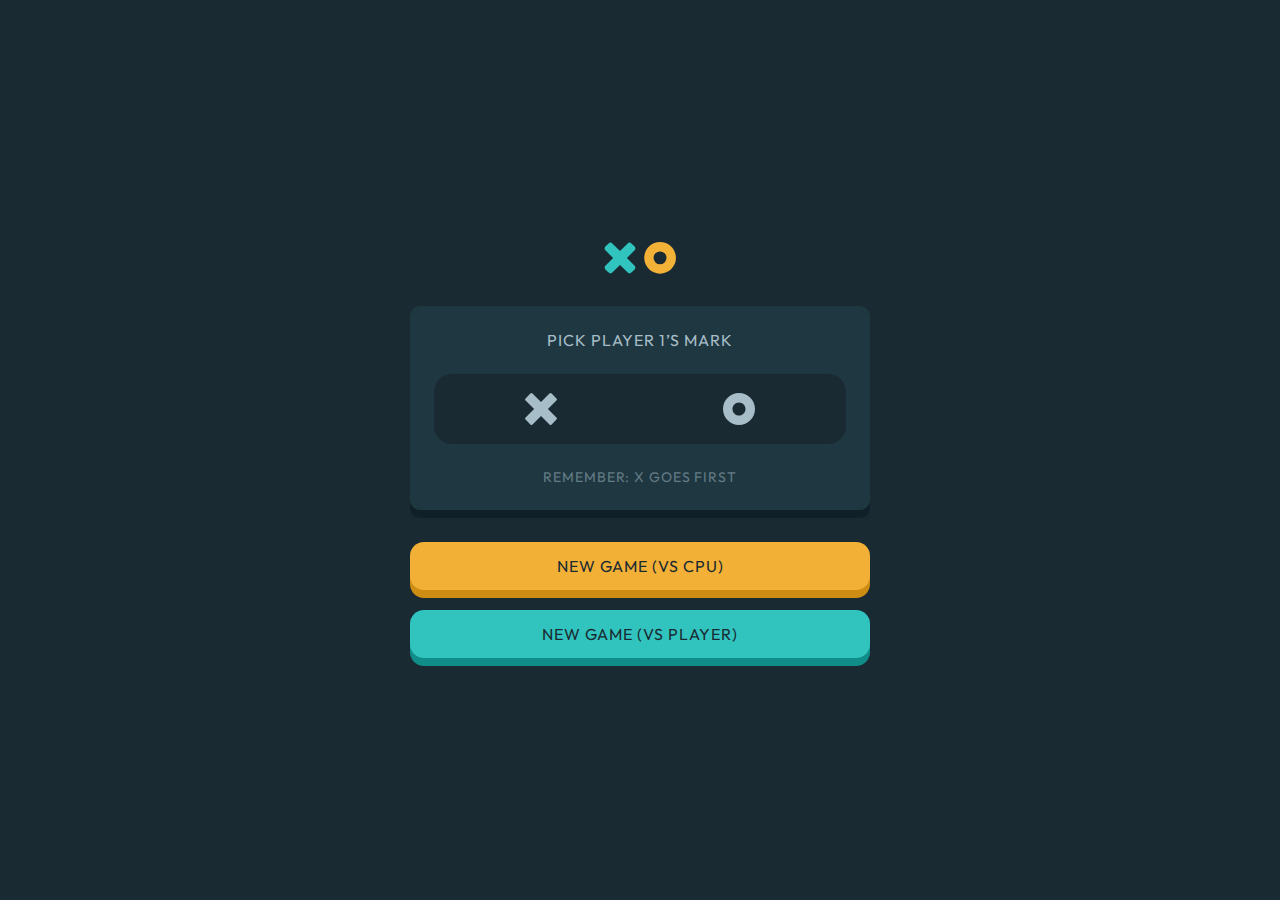
<file: index.html>
<!DOCTYPE html>
<html lang="en">
<head>
	<meta charset="UTF-8">
	<meta name="viewport" content="width=device-width, initial-scale=1.0">
	<link rel="icon" type="image/png" sizes="32x32" href="./assets/favicon-32x32.png">
	<title>Frontend Mentor | Tic Tac Toe</title>
	<link rel="stylesheet" href="style.css">
	<link rel="stylesheet" href="style-new.css">
	<link rel="preconnect" href="https://fonts.googleapis.com"> 
	<link rel="preconnect" href="https://fonts.gstatic.com" crossorigin> 
	<link href="https://fonts.googleapis.com/css2?family=Outfit:wght@500;700&display=swap" rel="stylesheet">
</head>
<body>

	<header>
		<img class="logo" src="assets/logo.svg" alt="XO logo" width="72" height="32">
	</header>
	<main>
		<form class="new" action="board.html">
			<fieldset class="mark">
				<legend>Pick player 1’s mark</legend>
				<div class="marks">
					<div class="btn">
						<input type="radio" name="p1" value="x" id="p1-x" required>
						<label for="p1-x"><span class="sr-only">X</span><svg width="32" height="32"><title>X icon</title><use href="#icon-x"></use></svg></label>
					</div>
					<div class="btn">
						<input type="radio" name="p1" value="o" id="p1-o" required>
						<label for="p1-o"><span class="sr-only">O</span><svg width="32" height="32"><title>O icon</title><use href="#icon-o"></use></svg></label>
					</div>
				</div>
				<p>Remember: X goes first</p>
			</fieldset>
			<button class="btn-primary cpu" name="opponent" value="cpu">New game (vs CPU)</button>
			<button class="btn-primary player" name="opponent" value="player">New game (vs Player)</button>
		</form>
	</main>

	<svg xmlns="http://www.w3.org/2000/svg" style="display: none;" aria-hidden="true">
		<symbol id="icon-o" viewBox="0 0 64 64">
			<path d="M32 0c17.673 0 32 14.327 32 32 0 17.673-14.327 32-32 32C14.327 64 0 49.673 0 32 0 14.327 14.327 0 32 0Zm0 18.963c-7.2 0-13.037 5.837-13.037 13.037 0 7.2 5.837 13.037 13.037 13.037 7.2 0 13.037-5.837 13.037-13.037 0-7.2-5.837-13.037-13.037-13.037Z" fill="currentColor"/>
		</symbol>
		<symbol id="icon-x" viewBox="0 0 64 64">
			<path d="M15.002 1.147 32 18.145 48.998 1.147a3 3 0 0 1 4.243 0l9.612 9.612a3 3 0 0 1 0 4.243L45.855 32l16.998 16.998a3 3 0 0 1 0 4.243l-9.612 9.612a3 3 0 0 1-4.243 0L32 45.855 15.002 62.853a3 3 0 0 1-4.243 0L1.147 53.24a3 3 0 0 1 0-4.243L18.145 32 1.147 15.002a3 3 0 0 1 0-4.243l9.612-9.612a3 3 0 0 1 4.243 0Z" fill="currentColor" fill-rule="evenodd"/>
		</symbol>
	</svg>

</body>
</html>
</file>
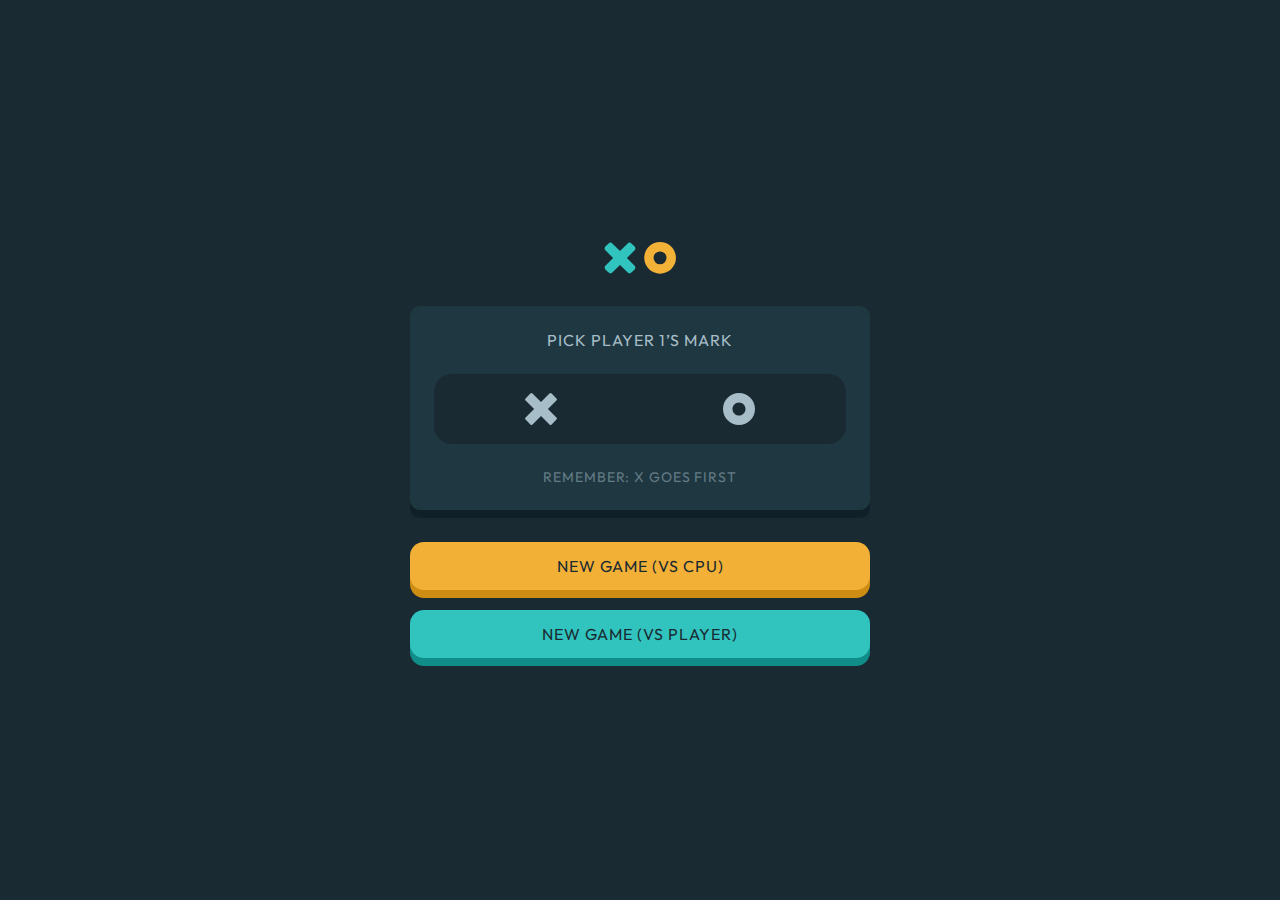
<file: board.html>
<!DOCTYPE html>
<html lang="en">
<head>
	<meta charset="UTF-8">
	<meta name="viewport" content="width=device-width, initial-scale=1.0">
	<link rel="icon" type="image/png" sizes="32x32" href="./assets/favicon-32x32.png">
	<title>Frontend Mentor | Tic Tac Toe</title>
	<link rel="stylesheet" href="style.css">
	<link rel="stylesheet" href="style-board.css">
	<link rel="preconnect" href="https://fonts.googleapis.com"> 
	<link rel="preconnect" href="https://fonts.gstatic.com" crossorigin> 
	<link href="https://fonts.googleapis.com/css2?family=Outfit:wght@500;700&display=swap" rel="stylesheet">
</head>
<body>

	<header>
		<img class="logo" src="assets/logo.svg" alt="XO logo" width="72" height="32">
		<div class="turn">
			<p><svg class="x" width="16" height="16"><title>X</title><use href="#icon-x"></use></svg><svg class="o" width="16" height="16"><title>O</title><use href="#icon-o"></use></svg> turn</p>
		</div>
		<button class="restart">
			<img src="assets/icon-restart.svg" alt="restart" width="64" height="64">
		</button>
	</header>
	<main>
		<div class="board">
			<button data-grid="1"></button>
			<button data-grid="2"></button>
			<button data-grid="3"></button>
			<button data-grid="4"></button>
			<button data-grid="5"></button>
			<button data-grid="6"></button>
			<button data-grid="7"></button>
			<button data-grid="8"></button>
			<button data-grid="9"></button>
			<div class="score score-x">X (<span id="score-x"></span>) <b>0</b></div>
			<div class="score score-tie">Ties <b>0</b></div>
			<div class="score score-o">O (<span id="score-o"></span>) <b>0</b></div>
		</div>
	</main>

	<dialog id="dialog-win">
		<form method="dialog">
			<p>Player 1 wins!</p>
			<h3>O takes the round</h3>
			<div class="btn-box">
				<button class="btn-secondary btn-quit">Quit</button>
				<button class="btn-secondary btn-next">Next round</button>
			</div>
		</form>
	</dialog>
	<dialog id="dialog-tie">
		<form method="dialog">
			<h3>Round tied</h3>
			<div class="btn-box">
				<button class="btn-secondary btn-quit">Quit</button>
				<button class="btn-secondary btn-next">Next round</button>
			</div>
		</form>
	</dialog>
	<dialog id="dialog-restart">
		<form method="dialog">
			<h3>Restart game?</h3>
			<div class="btn-box">
				<button class="btn-secondary btn-cancel">No, cancel</button>
				<button class="btn-secondary btn-restart">Yes, restart</button>
			</div>
		</form>
	</dialog>

	<svg xmlns="http://www.w3.org/2000/svg" style="display: none;" aria-hidden="true">
		<symbol id="icon-o" viewBox="0 0 64 64">
			<path d="M32 0c17.673 0 32 14.327 32 32 0 17.673-14.327 32-32 32C14.327 64 0 49.673 0 32 0 14.327 14.327 0 32 0Zm0 18.963c-7.2 0-13.037 5.837-13.037 13.037 0 7.2 5.837 13.037 13.037 13.037 7.2 0 13.037-5.837 13.037-13.037 0-7.2-5.837-13.037-13.037-13.037Z" fill="currentColor"/>
		</symbol>
		<symbol id="icon-x" viewBox="0 0 64 64">
			<path d="M15.002 1.147 32 18.145 48.998 1.147a3 3 0 0 1 4.243 0l9.612 9.612a3 3 0 0 1 0 4.243L45.855 32l16.998 16.998a3 3 0 0 1 0 4.243l-9.612 9.612a3 3 0 0 1-4.243 0L32 45.855 15.002 62.853a3 3 0 0 1-4.243 0L1.147 53.24a3 3 0 0 1 0-4.243L18.145 32 1.147 15.002a3 3 0 0 1 0-4.243l9.612-9.612a3 3 0 0 1 4.243 0Z" fill="currentColor" fill-rule="evenodd"/>
		</symbol>
	</svg>

	<script src="scripts.js" defer></script>

</body>
</html>
</file>
<file: style.css>
:root {
	--color-bg: hsl(202, 32%, 15%);
	--color-grid: hsl(199, 35%, 19%);
	--color-grid-shadow: hsl(201, 45%, 11%);
	--color-primary: hsl(198, 23%, 72%);
	--color-primary-shadow: hsl(199, 17%, 51%);
	--color-primary-hover: hsl(197, 33%, 89%);
	--color-x: hsl(178, 60%, 48%);
	--color-x-shadow: hsl(178, 78%, 31%);
	--color-x-hover: hsl(178, 75%, 65%);
	--color-o: hsl(39, 88%, 58%);
	--color-o-shadow: hsl(39, 83%, 44%);
	--color-o-hover: hsl(39, 100%, 69%);
	--box-width: 88%;
	--box-max-width: 28.75em;
	--grid-gap: 1.25em;
}
body {
	font-family: 'Outfit', sans-serif;
	box-sizing: border-box;
	background-color: var(--color-bg);
	color: var(--color-primary);
	text-align: center;
	min-block-size: 100vh;
	display: flex;
	flex-direction: column;
	justify-content: center;
	align-items: center;
	margin: 0;
}
body *, body *::before, body *::after {
	box-sizing: inherit;
}
button,
input[type="submit"] {
	border: none;
	padding: 0;
	font-size: 1em;
	font-family: inherit;
}
.btn-primary {
	display: grid;
	place-content: center;
	inline-size: 100%;
	block-size: 3em;
	color: var(--color-bg);
	border-radius: .875em;
	text-transform: uppercase;
	letter-spacing: .0625em;
	transition: background-color .2s;
}
.btn-secondary {
	display: grid;
	place-content: center;
	block-size: 3em;
	padding-inline: 1em;
	color: var(--color-bg);
	border-radius: .875em;
	text-transform: uppercase;
	letter-spacing: .0625em;
	transition: background-color .2s;
}
.sr-only {
	clip: rect(1px, 1px, 1px, 1px);
	clip-path: inset(50%);
	height: 1px;
	width: 1px;
	margin: -1px;
	overflow: hidden;
	padding: 0;
	position: absolute;
}

/* header */
header {
	display: flex;
	gap: var(--grid-gap);
	align-items: center;
	inline-size: var(--box-width);
	max-inline-size: var(--box-max-width);
	margin-inline: auto;
}
header .logo {
	display: block;
	inline-size: 4.5em;
	block-size: auto;
}

main {
	inline-size: var(--box-width);
	max-inline-size: var(--box-max-width);
}

@media (hover : hover) {
	button,
	input[type="submit"] {
		cursor: pointer;
	}
}
</file>
<file: style-new.css>
header {
	justify-content: center;
}
input {
	font-family: inherit;
}
.mark {
	margin-block: 2em;
	margin-inline: 0;
	background-color: var(--color-grid);
	color: var(--color-primary);
	border-radius: .625em;
	box-shadow: 0 .5em 0 0 var(--color-grid-shadow);
	padding: 1.5em;
	border: none;
}
.mark legend {
	text-transform: uppercase;
	letter-spacing: .0625em;
	margin-block: 0 1.5em;
	width: 100%;
	font-size: 1em;
	font-weight: normal;
	float: left;
}
.mark p {
	text-transform: uppercase;
	letter-spacing: .0625em;
	margin-block: 0;
	font-size: 0.875em;
	opacity: .5;
}
.marks {
	display: grid;
	grid-template-columns: 1fr 1fr;
	justify-content: center;
	background-color: var(--color-bg);
	padding: .5em;
	margin-block: 1.5em;
	border-radius: 1.125em;
}
.marks .btn {
	display: grid;
}
.marks .btn > * {
	grid-area: 1/-1;
}
.marks input[type="radio"] {
	appearance: none;
}
.marks .btn label {
	display: grid;
	place-content: center;
	color: var(--color-primary);
	border-radius: .625em;
	block-size: 3.375em;
	inline-size: 100%;
	margin: 0;
	cursor: pointer;
	transition: background-color .2s, color .2s;
}
.marks .btn label > * {
	grid-area: 1/-1;
}
@media (hover : hover) {
	.marks label:hover {
		background-color: hsla(198, 23%, 72%, .05);
	}
}
.marks input[type="radio"]:checked + label {
	background-color: var(--color-primary);
	color: var(--color-bg);
}
.marks label svg {
	display: block;
	inline-size: 2em;
	block-size: auto;
}
/* submit buttons */
.new .cpu {
	background-color: var(--color-o);
	box-shadow: 0 .5em 0 0 var(--color-o-shadow);
	margin-block-end: var(--grid-gap);
}
.new .player {
	background-color: var(--color-x);
	color: var(--color-bg);
	box-shadow: 0 .5em 0 0 var(--color-x-shadow);
}
@media (hover : hover) {
	.new .cpu:hover {
		background-color: var(--color-o-hover);
	}
	.new .player:hover {
		background-color: var(--color-x-hover);
	}
}
</file>
<file: style-board.css>
header {
	justify-content: space-between;
}
header .turn {
	display: grid;
	place-content: center;
	block-size: 2.5em;
	padding-inline: 1em;
	background-color: var(--color-grid);
	border-radius: 0.3125em;
	box-shadow: 0 .25em 0 0 var(--color-grid-shadow);
}
header .turn p {
	display: flex;
	align-items: center;
	gap: .5em;
	text-transform: uppercase;
	font-weight: bold;
	font-size: 0.875em;
	letter-spacing: .0625em;
	margin-block: 0;
}
body[data-current="x"] header .turn .o {
	display: none;
}
body[data-current="o"] header .turn .x {
	display: none;
}
header .restart {
	display: grid;
	place-content: center;
	inline-size: 2.5em;
	aspect-ratio: 1/1;
	background-color: var(--color-primary);
	border-radius: 0.3125em;
	box-shadow: 0 .25em 0 0 var(--color-primary-shadow);
}
header .restart img {
	display: block;
	inline-size: 1em;
	block-size: auto;
}

.board {
	display: grid;
	grid-template-columns: 1fr 1fr 1fr;
	gap: var(--grid-gap);
	margin-block: 4em var(--grid-gap);
}
.board button {
	background-color: var(--color-grid);
	color: var(--color-primary);
	border-radius: .625em;
	box-shadow: 0 .5em 0 0 var(--color-grid-shadow);
	aspect-ratio: 1/1;
	background-repeat: no-repeat;
	background-size: 40%;
	background-position: center;
}
.board button[data-selected="x"] {
	background-image: url(assets/icon-x.svg);
}
.board button[data-selected="o"] {
	background-image: url(assets/icon-o.svg);
}

/* scores */
.score {
	padding: 1em;
	font-size: 0.75em;
	text-transform: uppercase;
	letter-spacing: .0625em;
	border-radius: .625em;
}
.score b {
	display: block;
	font-size: 1.66666667em;
}
.score.score-x {
	background-color: var(--color-x);
	color: var(--color-bg);
}
.score.score-tie {
	background-color: var(--color-primary);
	color: var(--color-bg);
}
.score.score-o {
	background-color: var(--color-o);
	color: var(--color-bg);
}

/* dialog */
dialog {
	width: 100%;
	height: 100%;
	padding: 0;
	border: none;
	background-color: hsla(0,0%,0%,.5);
}
dialog[open] {
	display: grid;
	align-items: center;
}
dialog form {
	background-color: var(--color-bg);
	color: var(--color-primary);
	text-transform: uppercase;
	padding-block: 3em;
}
dialog p {
	font-size: 0.875em;
	margin: 0;
}
dialog h3 {
	font-size: 1.5em;
}
dialog h3.x {
	color: var(--color-x);
}
dialog h3.o {
	color: var(--color-o);
}
dialog .btn-box {
	display: flex;
	gap: 1em;
	justify-content: center;
}
dialog .btn-quit,
dialog .btn-cancel {
	background-color: var(--color-primary);
	color: var(--color-bg);
	box-shadow: 0 .25em 0 0 hsl(198, 17%, 50%);
}
dialog .btn-next,
dialog .btn-restart {
	background-color: var(--color-o);
	color: var(--color-bg);
	box-shadow: 0 .25em 0 0 var(--color-o-shadow);
}
@media (hover : hover) {
	[data-current="x"] .board button:not([data-selected="x"],[data-selected="o"]):hover {
		background-image: url(assets/icon-x-outline.svg);
	}
	[data-current="o"] .board button:not([data-selected="x"],[data-selected="o"]):hover {
		background-image: url(assets/icon-o-outline.svg);
	}
	dialog .btn-quit:hover,
	dialog .btn-quit:focus,
	dialog .btn-cancel:hover,
	dialog .btn-cancel:focus {
		background-color: var(--color-primary-hover);
	}
	dialog .btn-next:hover,
	dialog .btn-next:focus,
	dialog .btn-restart:hover,
	dialog .btn-restart:focus {
		background-color: var(--color-o-hover);
	}
}
</file>
